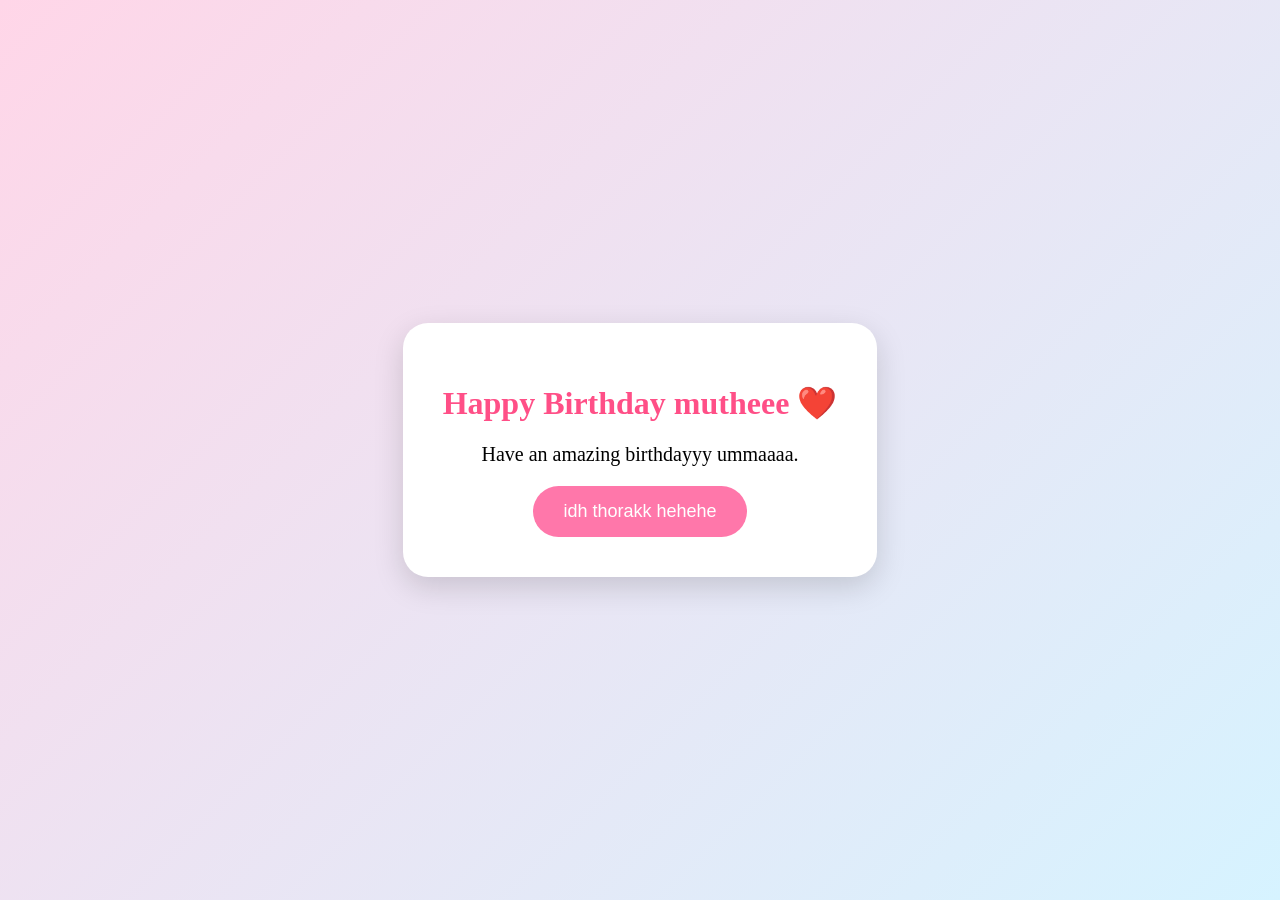
<file: index.html>
<!DOCTYPE html>
<html lang="en">

<head>

<meta charset="UTF-8">

<meta name="viewport" content="width=device-width, initial-scale=1.0">

<title>Happy Birthday ❤️</title>

<link rel="stylesheet" href="style.css">

</head>

<body class="home-page">
    
<div class="container">

<h1>Happy Birthday mutheee ❤️</h1>

<p>Have an amazing birthdayyy ummaaaa.</p>

<button onclick="location.href='story.html'">
idh thorakk hehehe 
</button>

</div>

<script src="script.js"></script>

</body>

</html>
</file>
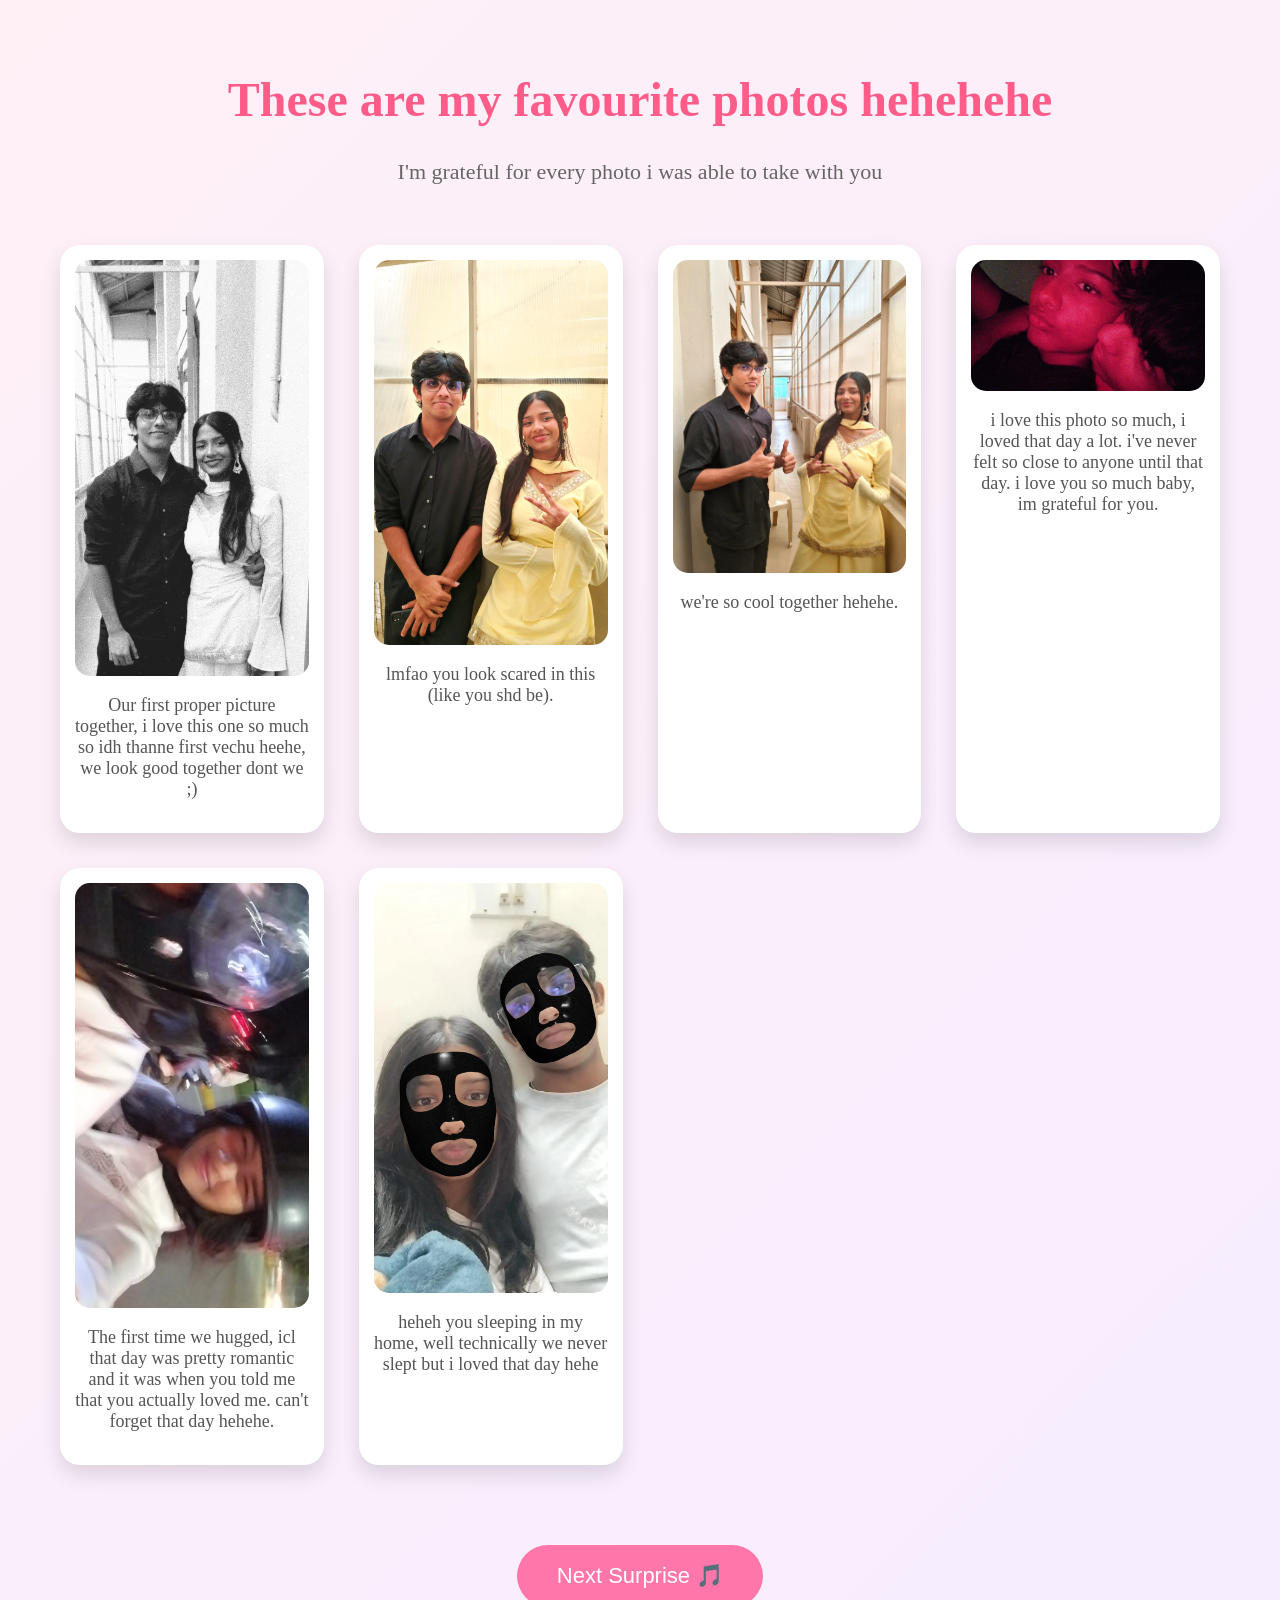
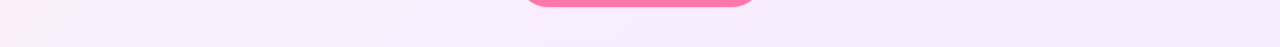
<file: gallery.html>
<!DOCTYPE html>
<html lang="en">

<head>

<meta charset="UTF-8">

<meta name="viewport" content="width=device-width, initial-scale=1.0">

<title>Our Memories ❤️</title>

<link rel="stylesheet" href="style.css">

</head>

<body class="gallery-page">

<h1>These are my favourite photos hehehehe</h1>

<p class="gallery-text">
I'm grateful for every photo i was able to take with you
</p>

<div class="gallery">

<div class="photo">
<img src="images/photo1.jpg.jpg" onclick="openImage(this)">
<p>Our first proper picture together, i love this one so much so idh thanne first vechu heehe, we look good together dont we ;)</p>
</div>

<div class="photo">
<img src="images/photo2.jpg.jpg" onclick="openImage(this)">
<p>lmfao you look scared in this (like you shd be).</p>
</div>

<div class="photo">
<img src="images/photo3.jpg.jpg" onclick="openImage(this)">
<p>we're so cool together hehehe.</p>
</div>

<div class="photo">
<img src="images/photo4.jpg.jpg" onclick="openImage(this)">
<p>i love this photo so much, i loved that day a lot. i've never felt so close to anyone until that day. i love you so much baby, im grateful for you.</p>
</div>

<div class="photo">
<img src="images/photo5.jpg.jpg" onclick="openImage(this)">
<p>The first time we hugged, icl that day was pretty romantic and it was when you told me that you actually loved me. can't forget that day hehehe.</p>
</div>

<div class="photo">
<img src="images/photo6.jpg.jpg" onclick="openImage(this)">
<p>heheh you sleeping in my home, well technically we never slept but i loved that day hehe </p>
</div>

</div>

<div id="popup" class="popup" onclick="closeImage()">

<img id="popup-img">

</div>

<button class="next-btn"
onclick="location.href='playlist.html'">

Next Surprise 🎵

</button>

<script src="script.js"></script>

</body>

</html>
</file>
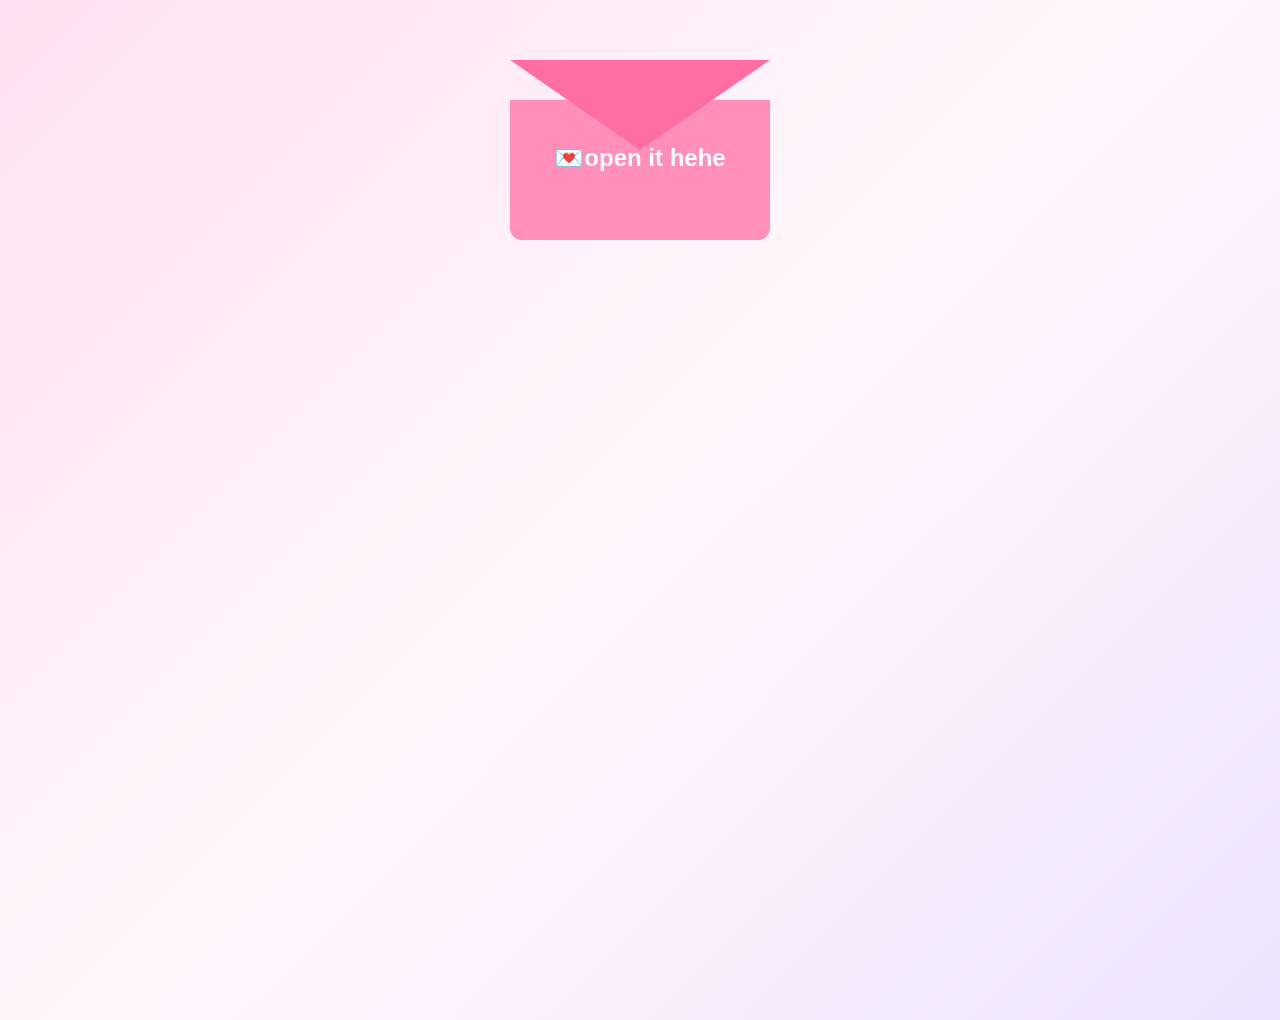
<file: letter.html>
<!DOCTYPE html>
<html lang="en">
<head>

<meta charset="UTF-8">

<meta name="viewport" content="width=device-width, initial-scale=1.0">

<title>My Letter ❤️</title>

<link rel="stylesheet" href="style.css">

</head>

<body class="letter-page">

<audio id="bgMusic" loop>
    <source src="music/our-song.mp3" type="audio/mpeg">
</audio>

<div id="envelope" class="envelope" onclick="openLetter()">

<div class="flap"></div>

<div class="body"></div>

<p>💌open it hehe</p>

</div>

<div id="letter" class="letter">

<h1>To My Favorite Person ❤️</h1>

<p id="typing"></p>

<button id="nextButton"


</div>

<script src="script.js"></script>

</body>

</html>
</file>
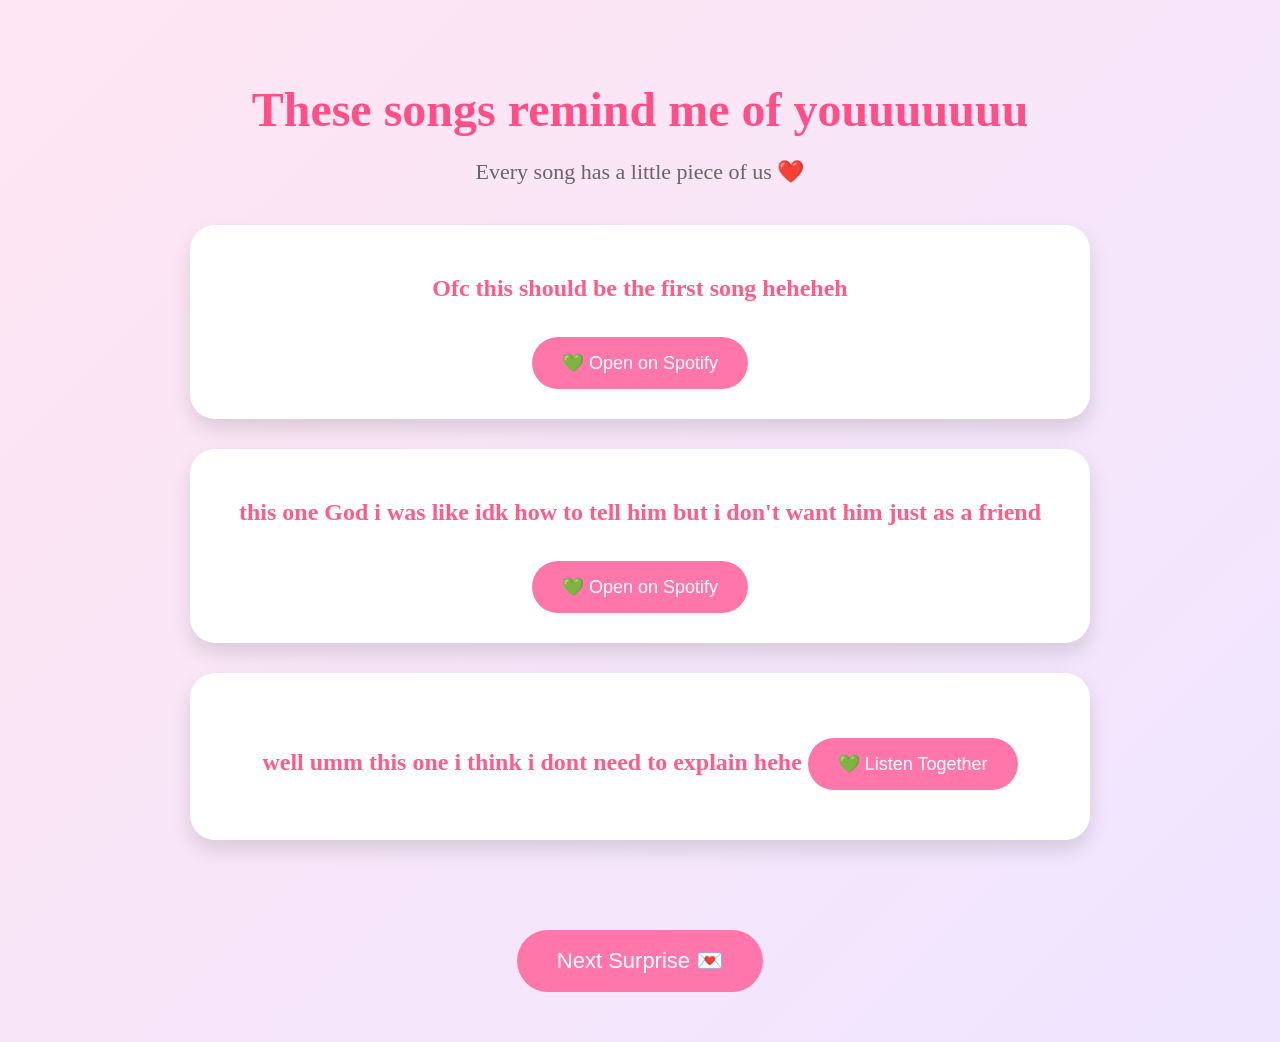
<file: playlist.html>
<!DOCTYPE html>
<html lang="en">
<head>
<meta charset="UTF-8">
<meta name="viewport" content="width=device-width, initial-scale=1.0">

<title>These songs remind me of youuuu hehe</title>

<link rel="stylesheet" href="style.css">
</head>

<body class="playlist-page">

<div class="playlist-container">

<h1>These songs remind me of youuuuuuu</h1>

<p class="subtitle">
Every song has a little piece of us ❤️
</p>

<div class="song-card">

<h2>Ofc this should be the first song heheheh</h2>


<button onclick="window.open('https://open.spotify.com/track/3JZ5u4W8XV2cuNjHeybVd9?si=5f0b43071a4d4516')">
💚 Open on Spotify
</button>

</div>

<div class="song-card">

<h2>this one God i was like idk how to tell him but i don't want him just as a friend</h2>


<button onclick="window.open('https://open.spotify.com/track/62V2ZHslgQV98gH4AuVXnr?si=0455bc76a793442b')">
💚 Open on Spotify
</button>

</div>

<div class="song-card">

<h2>well umm this one i think i dont need to explain hehe 

<button onclick="window.open('https://open.spotify.com/track/6V2JPFiAeqfZjM3A8VNr5q?si=7dd554bcbc434c4f')">
💚 Listen Together
</button>

</div>

<button class="next-btn"
onclick="location.href='letter.html'">

Next Surprise 💌

</button>

</div>

<script src="script.js"></script>

</body>
</html>
</file>
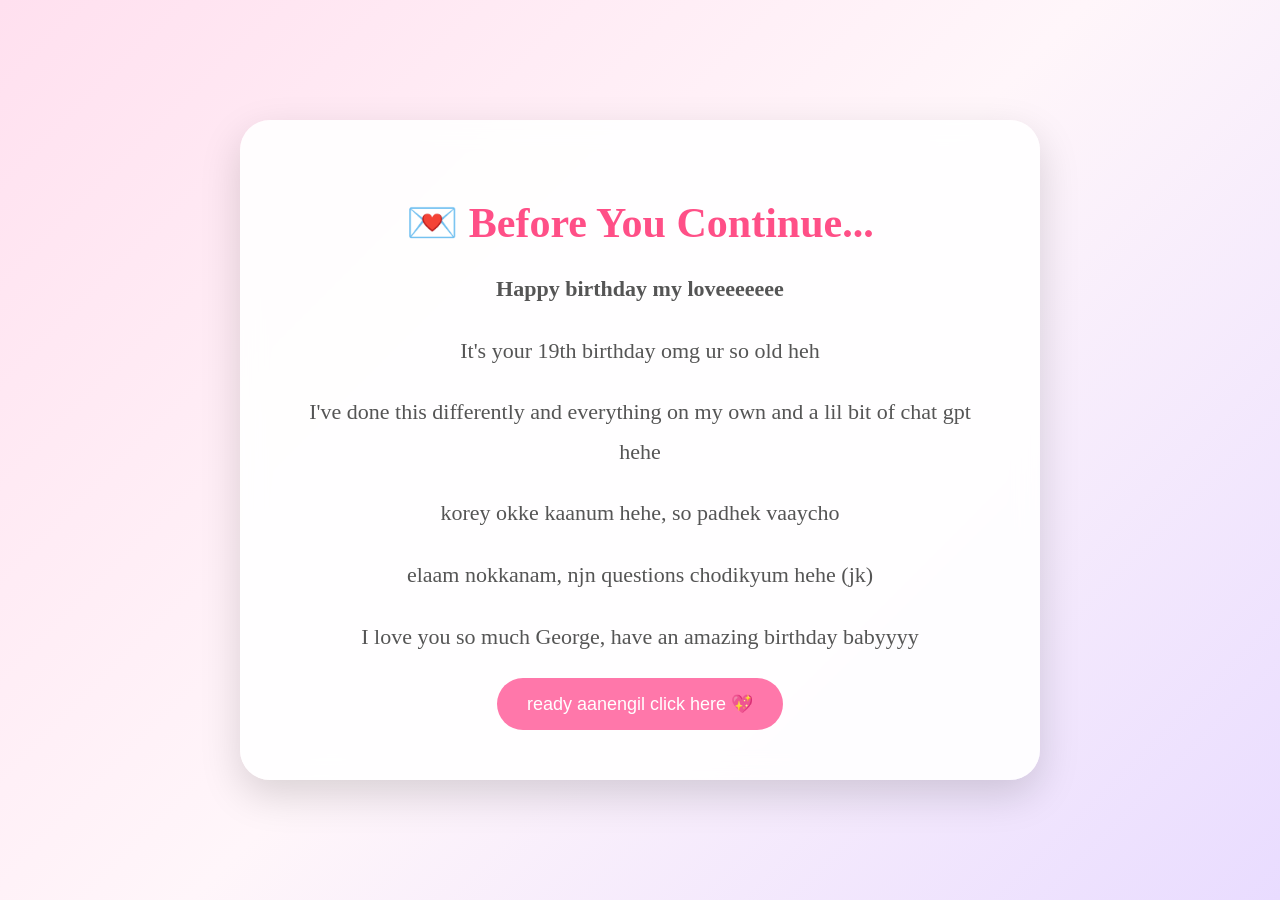
<file: story.html>
<!DOCTYPE html>
<html lang="en">
<head>
    <meta charset="UTF-8">
    <meta name="viewport" content="width=device-width, initial-scale=1.0">
    <title>Before We Begin ❤️</title>

    <link rel="stylesheet" href="style.css">
</head>
<body class="story-page">

<div class="floating-hearts"></div>

<div class="card">

    <h1>💌 Before You Continue...</h1>

    <p class="intro">
        Happy birthday my loveeeeeee
    </p>

    <p>
        It's your 19th birthday omg ur so old heh
    </p>
    <p>
        I've done this differently and everything on my own and a lil bit of chat gpt hehe
    </p>
    <p>
        korey okke kaanum hehe, so padhek vaaycho
    </p>

    <p>
        elaam nokkanam, njn questions chodikyum hehe (jk)
    </p>

    <p>
        I love you so much George, have an amazing birthday babyyyy
    </p>

    <button onclick="location.href='gallery.html'">
        ready aanengil click here 💖
    </button>

</div>

<script src="script.js"></script>

</body>
</html>
</file>
<file: style.css>
/* Home Page */

.home-page{
    margin:0;
    height:100vh;
    display:flex;
    justify-content:center;
    align-items:center;
    background:linear-gradient(135deg,#ffd6e8,#d6f3ff);
    overflow:hidden;
}

.container{

text-align:center;

background:white;

padding:40px;

border-radius:25px;

box-shadow:0 10px 30px rgba(0,0,0,.15);

animation:fade 2s;

}

h1{

color:#ff4f87;

}

p{

font-size:20px;

}

button{

padding:15px 30px;

font-size:18px;

border:none;

border-radius:30px;

background:#ff77aa;

color:white;

cursor:pointer;

transition:.3s;

}

button:hover{

transform:scale(1.1);

background:#ff4f87;

}

@keyframes fade{

from{

opacity:0;

transform:translateY(30px);

}

to{

opacity:1;

transform:translateY(0);

}

}
/* Floating Hearts Created by JavaScript */

.heart{

    position:fixed;

    bottom:-40px;

    pointer-events:none;

    animation:floatUp linear forwards;

    z-index:9999;

}

@keyframes floatUp{

    from{

        transform:translateY(0) rotate(0deg);

        opacity:1;

    }

    to{

        transform:translateY(-110vh) rotate(360deg);

        opacity:0;

    }

}
/* -------------------- */
/* GALLERY PAGE */
/* -------------------- */

.gallery-page{

padding:50px;

background:linear-gradient(135deg,#fff0f6,#f6edff);

min-height:100vh;

text-align:center;

}

.gallery-page h1{

font-size:48px;

color:#ff5c8a;

}

.gallery-text{

font-size:22px;

margin-bottom:40px;

color:#666;

}

.gallery{

display:grid;

grid-template-columns:repeat(auto-fit,minmax(260px,1fr));

gap:35px;

padding:20px;

}

.photo{

background:white;

padding:15px;

border-radius:20px;

box-shadow:0 10px 20px rgba(0,0,0,.12);

transition:.3s;

}

.photo:hover{

transform:translateY(-10px) rotate(-2deg);

}

.photo img{

width:100%;

border-radius:15px;

cursor:pointer;

}

.photo p{

margin-top:15px;

font-size:18px;

color:#555;

}

/* Popup */

.popup{

position:fixed;

top:0;

left:0;

width:100%;

height:100%;

background:rgba(0,0,0,.85);

display:none;

justify-content:center;

align-items:center;

z-index:9999;

cursor:pointer;

}

.popup img{

max-width:80%;

max-height:80%;

border-radius:20px;

box-shadow:0 20px 50px rgba(255,255,255,.2);

}

.next-btn{

margin-top:60px;

padding:18px 40px;

border:none;

border-radius:50px;

background:#ff77aa;

color:white;

font-size:22px;

cursor:pointer;

transition:.3s;

}

.next-btn:hover{

background:#ff4f87;

transform:scale(1.05);

}
.gallery-page{
    margin:0;
    min-height:100vh;
    display:block;
    padding:40px;
    overflow-y:auto;
}
/* STORY PAGE */

.story-page{
    margin:0;
    min-height:100vh;
    display:flex;
    justify-content:center;
    align-items:center;
    background:linear-gradient(135deg,#ffe0ef,#fff6fa,#e9dcff);
    overflow:hidden;
}

.card{
    width:700px;
    max-width:90%;
    background:rgba(255,255,255,.9);
    backdrop-filter:blur(12px);
    border-radius:30px;
    padding:50px;
    text-align:center;
    box-shadow:0 15px 40px rgba(0,0,0,.15);
    animation:fade 1s ease;
}

.card h1{
    color:#ff4f87;
    font-size:42px;
    margin-bottom:20px;
}

.card p{
    font-size:22px;
    color:#555;
    line-height:1.8;
}

.intro{
    color:#ff5c8a;
    font-weight:bold;
    font-size:26px;
}
/* ---------------- PLAYLIST PAGE ---------------- */

.playlist-page{

margin:0;

padding:50px;

min-height:100vh;

background:linear-gradient(135deg,#ffe6f2,#efe5ff);

display:flex;

justify-content:center;

align-items:center;

}

.playlist-container{

width:900px;

max-width:90%;

text-align:center;

}

.playlist-container h1{

font-size:48px;

color:#ff4f87;

margin-bottom:10px;

}

.subtitle{

font-size:22px;

margin-bottom:40px;

color:#666;

}

.song-card{

background:white;

padding:30px;

border-radius:25px;

margin-bottom:30px;

box-shadow:0 10px 20px rgba(0,0,0,.12);

transition:.3s;

}

.song-card:hover{

transform:translateY(-8px);

}

.song-card h2{

color:#ff5c8a;

}

.song-card p{

font-size:20px;

color:#555;

}

.song-card button{

margin-top:15px;

}
/* ---------------- LETTER PAGE ---------------- */

.letter-page{
    margin:0;
    min-height:100vh;
    display:flex;
    justify-content:center;
    align-items:flex-start;
    background:linear-gradient(135deg,#ffe0f0,#fff8fb,#ece3ff);
    font-family:Arial,sans-serif;
    overflow-y:auto;
    padding:60px 20px;
}

.envelope{

position:relative;

width:260px;

height:180px;

cursor:pointer;

transition:.8s;

}

.body{

position:absolute;

bottom:0;

width:100%;

height:140px;

background:#ff8fb9;

border-radius:0 0 12px 12px;

}

.flap{

position:absolute;

width:0;

height:0;

border-left:130px solid transparent;

border-right:130px solid transparent;

border-top:90px solid #ff6ea3;

transform-origin:top;

transition:1s;

z-index:2;

}

.envelope p{

position:absolute;

width:100%;

text-align:center;

top:60px;

font-size:24px;

color:white;

font-weight:bold;

z-index:3;

}

.letter{

display:none;

width:700px;

max-width:90%;

background:white;

padding:50px;

border-radius:25px;

box-shadow:0 20px 40px rgba(0,0,0,.2);

text-align:center;

animation:fade 1s;

}

.letter h1{

color:#ff4f87;

margin-bottom:30px;

}

#typing{

font-size:22px;

line-height:1.8;

color:#555;

white-space:pre-line;

min-height:350px;

}

#nextButton{

display:none;

margin-top:30px;

}
</file>
